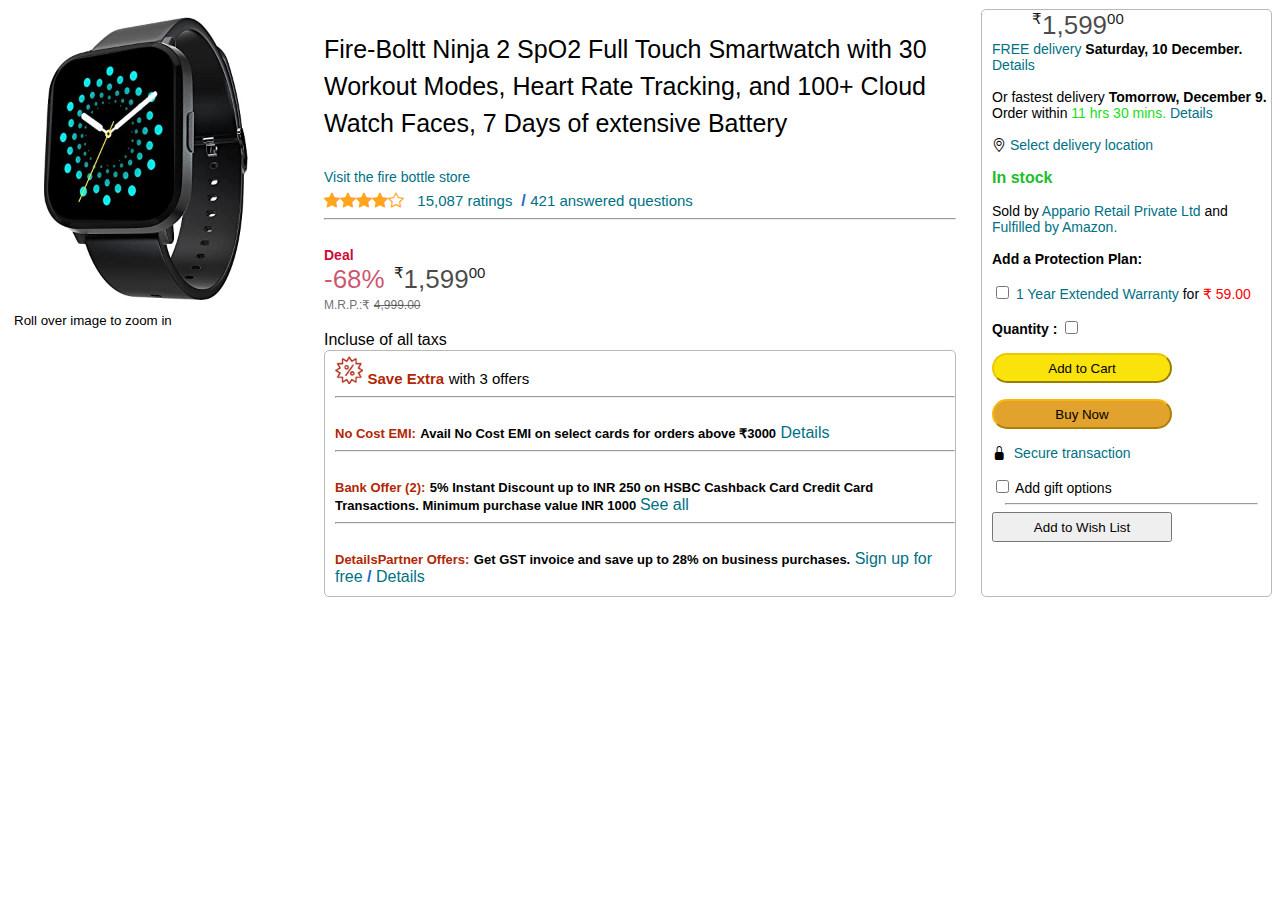
<file: index.html>
<!DOCTYPE html>
<html lang="en">
<head>
    <meta charset="UTF-8">
    <meta http-equiv="X-UA-Compatible" content="IE=edge">
    <meta name="viewport" content="width=device-width, initial-scale=1.0">
    <meta name="keywords" content="watch, smartwatch, gadjets">
    <title>wacthproduct</title>
    <link rel="stylesheet" href="https://cdn.jsdelivr.net/npm/bootstrap-icons@1.10.3/font/bootstrap-icons.css">
    
    <link rel="stylesheet" href="watch1.css">
    <style>
        .product{
            display: grid;
            grid-template-columns: 3fr 6fr 3fr;
            font-family: Arial, Helvetica, sans-serif;
        }
        .im1{
            background: none;
            border: none;
            
            
        }
        .ih:hover{
            opacity: 0.5;
            
        }
        .product .t1{
            
            
            color: black;
            font-size: 25px;
            font-weight: lighter;
            line-height: 30px;
            
        }
        .product .t2{
            line-height: 30px;
            font-size: 14px;
        }
        .product .y{
            color: #FFA41C;
            -webkit-text-stroke:inset 2px #f5961d, inset 0 0 0 1px #de7921;
        }
        
        .product .n1{
            font-size: 14px!important;
            color: #CC0C39;
            font-family: "Amazon Ember",Arial,sans-serif;
            font-weight: bold;
        }
        .product .n2{
            font-size: 26px!important;
            color: #bb1e42c2;
            font-family: "Amazon Ember",Arial,sans-serif;
            font-weight:lighter;
        }
        .product .n3{
            font-size: 26px!important;
            color: #0f0f0fc2;
            font-family: "Amazon Ember",Arial,sans-serif;
            font-weight:lighter;
        }
        .product .n4{
            font-size: 12px!important;
            color: #413e3ec2;
            font-family: "Amazon Ember",Arial,sans-serif;
            font-weight:lighter;
        }
        .product.n5{ font-size: 13px;}
        .l1, .l2{font-size: 15px;}
        .n6{
            margin-top: 5px;
        }
        #n61{
            font-size: 15px;
            font-weight: 700;
            color: #B12704;
            font-family:"Amazon Ember",Arial,sans-serif;
            
            
        } b{color: rgb(33, 105, 199);} sup{ font-size: 15px; color: #1b1b1b;}
         .product .n6 #n62{
            font-size: 15px;
            font-family: "Amazon Ember",Arial,sans-serif;
            
        } #n71, #n81, #n91{ color: #B12704; font-weight: 700; font-size:small;} #n72, #n82, #n92{font-weight: 700; font-size: small;}
     #f1{ font-size: 26px!important;
            color: #0f0f0fc2;
            font-family: "Amazon Ember",Arial,sans-serif;
            font-weight:lighter;
        margin-left: 40px;}
        .p3{ margin-left: 25px;
             font-size: 14px;} #f22{ font-weight: bold;
            }
             
             .p3 .f3 #f31{
                font: weight 600px;
                color: rgb(22, 224, 22);
                font-family: Arial, Helvetica, sans-serif;
             }
             .f32{
                font-size: medium;
             }
             #f34{ color: red;}
             .button1, .button2{
                width: 180px;
                height: 30px;
                background-color: #fae20b;
                border-color: #ebc807;
                border-radius: 15px;
                padding-top: 5px 5px;
                text-align: center;
                cursor: pointer;
                
             }
             .button2{
                background-color: #db9107d7;
                border-color: #fcbb07e8;
             }

             .button3{
                width: 180px;
                height: 30px;
                padding-top: 5px 5px;
                text-align: center;
                cursor: pointer; }
             
   </style>
</head>
<body>
    <div class="product">
        
        <div class="p1"> <span class="ih"><a href="watch.jpg"><img src="watch.jpg" alt="smart watch" width="300" height="300"></a></span>
           <div><button class="im1" type="button"><span>Roll over image to zoom in </span><br><br></button></div>
        </div>
        
        <div class="p2">
          <div><h1><span class="t1">Fire-Boltt Ninja 2 SpO2 Full Touch Smartwatch with 30 Workout Modes, Heart Rate Tracking, and 100+ Cloud Watch Faces, 7 Days of extensive Battery</span></h1></div>    
          <div class="t2"><a rel="stylesheet" href="https://www.amazon.in/stores/Fire-Boltt/page/163737BA-3923-45F0-899E-A7CCC8A77185?ref_=ast_bln">Visit the fire bottle store</a></div>
          <div class="y"><span class="bi bi-star-fill"></span><span class="bi bi-star-fill"></span><span class="bi bi-star-fill"></span><span class="bi bi-star-fill"></span><span class="bi bi-star"></span>
          &nbsp;&nbsp;<span class="l1"><a rel="stylesheet" href="https://www.amazon.in/dp/B09NM8S1V4/ref=s9_acsd_al_bw_c2_x_1_i?pf_rd_m=A1K21FY43GMZF8&pf_rd_s=merchandised-search-6&pf_rd_r=BCKB1ZE8BVBP7QXDFQDW&pf_rd_t=101&pf_rd_p=2f2eb0c0-0e17-4c14-b29b-146445170845&pf_rd_i=976419031&th=1#customerReviews">15,087 ratings</a></span>
          &nbsp;<b>/</b>&nbsp;<span class="l2"><a rel="stylesheet" href="https://www.amazon.in/dp/B09NM8S1V4/ref=s9_acsd_al_bw_c2_x_1_i?pf_rd_m=A1K21FY43GMZF8&pf_rd_s=merchandised-search-6&pf_rd_r=BCKB1ZE8BVBP7QXDFQDW&pf_rd_t=101&pf_rd_p=2f2eb0c0-0e17-4c14-b29b-146445170845&pf_rd_i=976419031&th=1">421 answered questions</a></span>
          <hr></div> <br>
          <span class="n1">Deal</span>  <br> <span class="n2">-68%</span>&nbsp;
          <span class="n3"><sup>&#8377</sup>1,599<sup>00</sup></span> <br>
          <span class="n4">M.R.P.:&#8377 <del>4,999.00</del></span><br><br><span  class="n5">Incluse of all taxs</span><br>
           
          <div class="p21">
           <div class="n6"><span><img src="starburst.png" width="28" height="28"></span>&nbsp;<span id="n61">Save Extra</span>
            <span id="n62"> with 3 offers</span>
           </div><hr><br>
           <div class="n7"><span id="n71">No Cost EMI:</span>&nbsp;<span id="n72">Avail No Cost EMI on select cards for orders above ₹3000</span>
            <span id="n73"><a rel="stylesheet" href="view-source:https://www.amazon.in/dp/B09NM8S1V4/ref=s9_acsd_al_bw_c2_x_1_i?pf_rd_m=A1K21FY43GMZF8&pf_rd_s=merchandised-search-6&pf_rd_r=BCKB1ZE8BVBP7QXDFQDW&pf_rd_t=101&pf_rd_p=2f2eb0c0-0e17-4c14-b29b-146445170845&pf_rd_i=976419031&th=1">Details</a></span>
           </div><hr><br>
           <div class="n8"><span id="n81">Bank Offer (2):</span>&nbsp;<span id="n82">5% Instant Discount up to INR 250 on HSBC Cashback Card Credit Card Transactions. Minimum purchase value INR 1000 </span>
            <span id="n83"><a rel="stylesheet" href="view-source:https://www.amazon.in/dp/B09NM8S1V4/ref=s9_acsd_al_bw_c2_x_1_i?pf_rd_m=A1K21FY43GMZF8&pf_rd_s=merchandised-search-6&pf_rd_r=BCKB1ZE8BVBP7QXDFQDW&pf_rd_t=101&pf_rd_p=2f2eb0c0-0e17-4c14-b29b-146445170845&pf_rd_i=976419031&th=1">See all</a></span>
           </div><hr><br>
            <div class="n9"><span id="n91">DetailsPartner Offers:</span>&nbsp;<span id="n92">Get GST invoice and save up to 28% on business purchases.</span>
            <span id="n93"><a rel="stylesheet" href="https://www.amazon.in/gp/b/ref=apay_upi_sopp?node=16179244031">Sign up for free</a></span> 
            <b>/</b>&nbsp;<span id="n94"><a rel="stylesheet" href="view-source:https://www.amazon.in/dp/B09NM8S1V4/ref=s9_acsd_al_bw_c2_x_1_i?pf_rd_m=A1K21FY43GMZF8&pf_rd_s=merchandised-search-6&pf_rd_r=BCKB1ZE8BVBP7QXDFQDW&pf_rd_t=101&pf_rd_p=2f2eb0c0-0e17-4c14-b29b-146445170845&pf_rd_i=976419031&th=1">Details</a></span>
           </div> </div>
        </div>    
      
        <div class="p3">
            <span id="f1"><sup>&#8377</sup>1,599<sup>00</sup></span> <br>
           
            <div class="f2"><span id="f21"><a rel="stylesheet" href="https://www.amazon.in/gp/help/customer/display.html?nodeId=200904360">FREE delivery</a></span>
            <span id="f22">Saturday, 10 December.</span>
            <span id="f23"><a rel="stylesheet" href="https://www.amazon.in/gp/help/customer/display.html/?nodeId=200534000">Details</a></span>
            </div><br>
            
            <div class="f3" ><span>Or fastest delivery <b style="color: black;">Tomorrow, December 9. </b>Order within <span id="f31">11 hrs 30 mins. </span>
                <a rel="stylesheet" href="https://www.amazon.in/gp/help/customer/display.html/ref=ddm_ft_dp?nodeId=200534000">Details</a></span>
            </div><br>
            
            <div><span class="bi bi-geo-alt"></span>
             <a rel="stylesheet" href="https://www.amazon.in/dp/B09NM8S1V4/ref=s9_acsd_al_bw_c2_x_1_i?pf_rd_m=A1K21FY43GMZF8&pf_rd_s=merchandised-search-6&pf_rd_r=BCKB1ZE8BVBP7QXDFQDW&pf_rd_t=101&pf_rd_p=2f2eb0c0-0e17-4c14-b29b-146445170845&pf_rd_i=976419031&th=1#">Select delivery location</a>
            </div><br>

            <div class="f32"><b style="color: rgb(32, 189, 45)" ;>In stock</b></div><br>
            <div>Sold by <a rel="stylesheet" href="https://www.amazon.in/sp?marketplaceID=A21TJRUUN4KGV&seller=A14CZOWI0VEHLG&isAmazonFulfilled=1&ref_=dp_merchant_link&asin=B09NM8S1V4">Appario Retail Private Ltd</a>  
                and <a rel="stylesheet" href="https://www.amazon.in/gp/help/customer/display.html?ref=dp_fulfillment&nodeId=200953360">Fulfilled by Amazon.</a> 
            </div><br>
            <span><b style="color: black;">Add a Protection Plan:</b> </span><br><br>
            
            <div>
              <input type="checkbox"> <a rel="stylesheet" href="https://www.amazon.in/dp/B09NM8S1V4/ref=s9_acsd_al_bw_c2_x_1_i?pf_rd_m=A1K21FY43GMZF8&pf_rd_s=merchandised-search-6&pf_rd_r=BCKB1ZE8BVBP7QXDFQDW&pf_rd_t=101&pf_rd_p=2f2eb0c0-0e17-4c14-b29b-146445170845&pf_rd_i=976419031&th=1#">
                1 Year Extended Warranty</a> for <span id="f34">&#8377 59.00</span>
            </div><br>
             <div>
               <b style="color: black;" >Quantity :</b> <input type="checkbox">
             </div><br>
             <div ><a rel="stylesheet" href="view-source:https://www.amazon.in/dp/B09NM8S1V4/ref=s9_acsd_al_bw_c2_x_1_i?pf_rd_m=A1K21FY43GMZF8&pf_rd_s=merchandised-search-6&pf_rd_r=BCKB1ZE8BVBP7QXDFQDW&pf_rd_t=101&pf_rd_p=2f2eb0c0-0e17-4c14-b29b-146445170845&pf_rd_i=976419031&th=1#">
                <input type="button" class="button1" title="Add to shopping Cart" value="Add to Cart"></a>
             </div><br>
             
             <div>
              <a rel="stylesheet" href="https://www.amazon.in/ap/signin?_encoding=UTF8&openid.assoc_handle=amazon_checkout_in&openid.claimed_id=http%3A%2F%2Fspecs.openid.net%2Fauth%2F2.0%2Fidentifier_select&openid.identity=http%3A%2F%2Fspecs.openid.net%2Fauth%2F2.0%2Fidentifier_select&openid.mode=checkid_setup&openid.ns=http%3A%2F%2Fspecs.openid.net%2Fauth%2F2.0&openid.ns.pape=http%3A%2F%2Fspecs.openid.net%2Fextensions%2Fpape%2F1.0&openid.pape.max_auth_age=0&openid.return_to=https%3A%2F%2Fwww.amazon.in%2Fgp%2Fcheckoutportal%2Fenter-checkout.html%3Fie%3DUTF8%26asin%3DB09NM8S1V4%26buyNow%3D1%26cartCustomerID%3D0%26fromSignIn%3D1%26isBuyBack%3D0%26isGift%3D0%26offeringID%3D1aLam2BLXg2g%25252FrqF%25252Bjk%25252BeLSES85kBmAMA95beDGMjXCpkwX%25252BA183cMwDNE%25252BWlkQPkDoZZyx4%25252BYNIiChWSongkIa6OwzNYirEp%25252Fey8%25252FSY8%25252BpjqumiZbheLAtYArDUmvafIDoDd%25252BNglgowGsO7BNllvHdaaK7%25252Fs2e3%26quantity%3D1%26sessionID%3D258-6069301-0230965&pageId=amazon_checkout_in&showRmrMe=0&siteState=IMBMsgs.&suppressSignInRadioButtons=0">
                 <input type="button" class="button2" value="Buy Now" ></a>
             </div><br>
              <div>
                <span class="bi bi-lock-fill"></span> &nbsp;<a rel="stylesheet" href="https://www.amazon.in/dp/B09NM8S1V4/ref=s9_acsd_al_bw_c2_x_1_i?pf_rd_m=A1K21FY43GMZF8&pf_rd_s=merchandised-search-6&pf_rd_r=BCKB1ZE8BVBP7QXDFQDW&pf_rd_t=101&pf_rd_p=2f2eb0c0-0e17-4c14-b29b-146445170845&pf_rd_i=976419031&th=1#">Secure transaction</a>
              </div><br>
              <div>
                <input type="checkbox"> Add gift options<hr width="90%" >
              </div>
              <div>
                <input class="button3" type="button" value="Add to Wish List" >
              </div>
        </div>
    </div>
</body>
</html>
</file>
<file: watch1.css>
.ih:hover::after{ 
    opacity:0.5;
}
.product .t1{
    
    font-family: "Amazon Ember",Arial,sans-serif;
 font-size: x-large;
}
.product .im1:hover::after{

    
    content: "click to open expended view";
}
a, a:link, a:visited{ text-decoration: none;
color: #007185;}
a:hover{
    
    color: rgb(235, 45, 45);
}
a -webkit-any-link{
    cursor: pointer;
}
#n73, #n83, #n93, #n94 a:link
{
    color: #007185;
    font-size: medium;
}
.p21, .p3
{
border:1px solid rgb(185, 185, 185);
border-radius: 5px;
margin-top: 1px;
padding-bottom: 10px;
padding-left: 10px;
}
</file>
